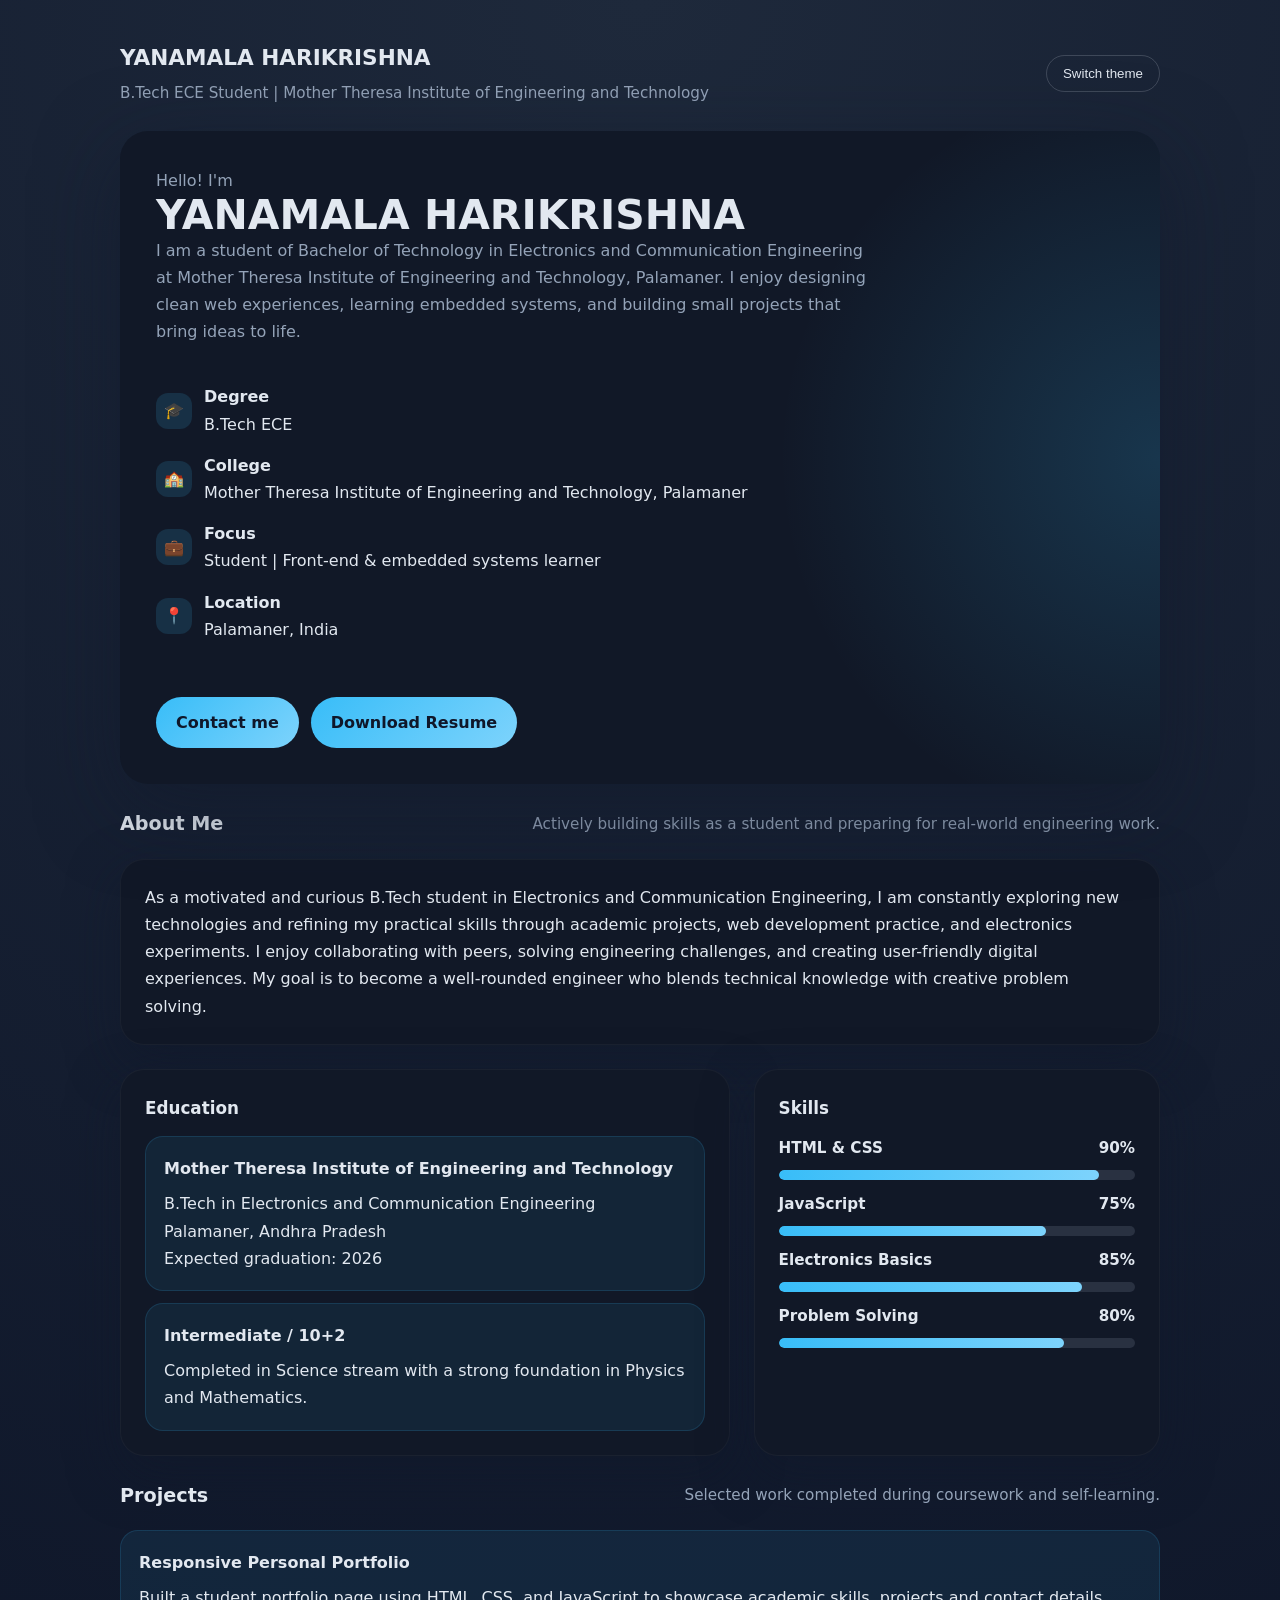
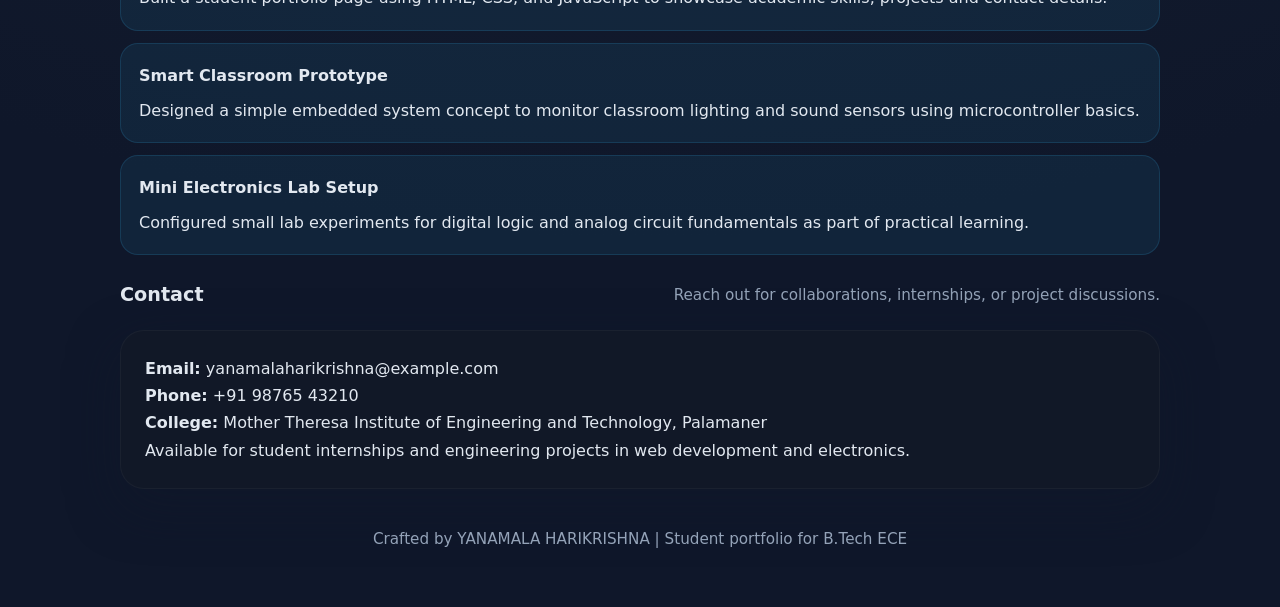
<file: index.html>
<!DOCTYPE html>
<html lang="en">
<head>
    <meta charset="UTF-8">
    <meta name="viewport" content="width=device-width, initial-scale=1.0">
    <title>YANAMALA HARIKRISHNA | Portfolio</title>
    <style>
        :root {
            --bg: #0f172a;
            --card: #111827;
            --text: #e2e8f0;
            --muted: #94a3b8;
            --accent: #38bdf8;
            --accent-strong: #7dd3fc;
            --shadow: rgba(15, 23, 42, 0.5);
        }

        * {
            box-sizing: border-box;
            margin: 0;
            padding: 0;
        }

        body {
            font-family: Inter, system-ui, sans-serif;
            background: radial-gradient(circle at top, #1e293b 0%, #0f172a 80%);
            color: var(--text);
            line-height: 1.7;
        }

        body.light {
            --bg: #f8fafc;
            --card: #ffffff;
            --text: #0f172a;
            --muted: #64748b;
            --accent: #0284c7;
            --accent-strong: #38bdf8;
            --shadow: rgba(15, 23, 42, 0.08);
            background: #f8fafc;
        }

        body.light .hero::after {
            background: linear-gradient(135deg, rgba(56, 189, 248, 0.12), transparent);
        }

        .page {
            min-height: 100vh;
            padding: 24px;
            display: grid;
            gap: 24px;
            max-width: 1120px;
            margin: 0 auto;
        }

        header {
            display: flex;
            align-items: center;
            justify-content: space-between;
            gap: 12px;
        }

        .brand {
            display: flex;
            flex-direction: column;
            gap: 4px;
        }

        .brand .name {
            font-size: 1.35rem;
            font-weight: 700;
        }

        .brand .title {
            color: var(--muted);
            font-size: 0.95rem;
        }

        .theme-toggle {
            background: transparent;
            border: 1px solid rgba(226, 232, 240, 0.18);
            color: var(--text);
            padding: 10px 16px;
            border-radius: 999px;
            cursor: pointer;
            transition: transform 0.2s ease, border-color 0.2s ease;
        }

        .theme-toggle:hover {
            transform: translateY(-1px);
            border-color: var(--accent);
        }

        .hero {
            position: relative;
            overflow: hidden;
            padding: 36px;
            border-radius: 28px;
            background: var(--card);
            box-shadow: 0 24px 80px var(--shadow);
        }

        .hero::after {
            content: "";
            position: absolute;
            inset: 0;
            pointer-events: none;
            background: radial-gradient(circle at right, rgba(56, 189, 248, 0.18), transparent 35%);
        }

        .hero-content {
            position: relative;
            display: grid;
            gap: 18px;
            max-width: 720px;
        }

        .hero h1 {
            font-size: clamp(2rem, 3.2vw, 3.4rem);
            line-height: 1.05;
        }

        .hero p {
            color: var(--muted);
            font-size: 1rem;
        }

        .hero .details {
            display: grid;
            gap: 14px;
            padding: 20px 0;
        }

        .detail-item {
            display: flex;
            align-items: center;
            gap: 12px;
            color: var(--text);
        }

        .detail-item span {
            display: inline-flex;
            align-items: center;
            justify-content: center;
            width: 36px;
            height: 36px;
            border-radius: 12px;
            background: rgba(56, 189, 248, 0.14);
            color: var(--accent-strong);
            font-weight: 700;
        }

        section {
            display: grid;
            gap: 18px;
        }

        .section-title {
            display: flex;
            align-items: center;
            justify-content: space-between;
            gap: 16px;
        }

        .section-title h2 {
            font-size: 1.2rem;
        }

        .section-title p {
            color: var(--muted);
            font-size: 0.95rem;
        }

        .card-grid {
            display: grid;
            gap: 18px;
        }

        .card {
            background: var(--card);
            border-radius: 24px;
            padding: 24px;
            box-shadow: 0 18px 50px var(--shadow);
            border: 1px solid rgba(255,255,255,0.04);
        }

        .card h3 {
            margin-bottom: 14px;
            font-size: 1.05rem;
        }

        .skill-list,
        .project-list,
        .info-list {
            display: grid;
            gap: 12px;
        }

        .skill-item {
            display: grid;
            gap: 8px;
        }

        .skill-item strong {
            display: flex;
            justify-content: space-between;
            font-size: 0.95rem;
        }

        .skill-bar {
            width: 100%;
            height: 10px;
            border-radius: 999px;
            background: rgba(148, 163, 184, 0.18);
            overflow: hidden;
        }

        .skill-fill {
            height: 100%;
            width: 0;
            border-radius: 999px;
            background: linear-gradient(90deg, var(--accent), var(--accent-strong));
            transition: width 0.8s ease;
        }

        .project-card,
        .info-card {
            border-radius: 18px;
            padding: 18px;
            background: rgba(56, 189, 248, 0.08);
            border: 1px solid rgba(56, 189, 248, 0.15);
        }

        .project-card h4,
        .info-card h4 {
            margin-bottom: 8px;
        }

        .btn-primary {
            display: inline-flex;
            align-items: center;
            justify-content: center;
            gap: 10px;
            margin-top: 16px;
            padding: 12px 20px;
            border-radius: 999px;
            background: linear-gradient(135deg, var(--accent), var(--accent-strong));
            color: #0f172a;
            font-weight: 700;
            text-decoration: none;
            transition: transform 0.2s ease;
        }

        .btn-primary:hover {
            transform: translateY(-1px);
        }

        footer {
            text-align: center;
            color: var(--muted);
            font-size: 0.95rem;
            padding: 14px 0;
        }

        @media (min-width: 900px) {
            .page {
                padding: 40px;
            }

            .hero,
            .card-grid {
                gap: 24px;
            }

            .card-grid {
                grid-template-columns: 1.2fr 0.8fr;
            }
        }

        @media (max-width: 640px) {
            .hero {
                padding: 28px 20px;
            }

            .section-title {
                flex-direction: column;
                align-items: flex-start;
            }
        }
    </style>
</head>
<body>
    <div class="page">
        <header>
            <div class="brand">
                <div class="name">YANAMALA HARIKRISHNA</div>
                <div class="title">B.Tech ECE Student | Mother Theresa Institute of Engineering and Technology</div>
            </div>
            <button class="theme-toggle" id="themeToggle" aria-label="Toggle light and dark theme">Switch theme</button>
        </header>

        <section class="hero">
            <div class="hero-content">
                <div>
                    <p>Hello! I'm</p>
                    <h1>YANAMALA HARIKRISHNA</h1>
                    <p>I am a student of Bachelor of Technology in Electronics and Communication Engineering at Mother Theresa Institute of Engineering and Technology, Palamaner. I enjoy designing clean web experiences, learning embedded systems, and building small projects that bring ideas to life.</p>
                </div>
                <div class="details">
                    <div class="detail-item"><span>🎓</span><div><strong>Degree</strong><div>B.Tech ECE</div></div></div>
                    <div class="detail-item"><span>🏫</span><div><strong>College</strong><div>Mother Theresa Institute of Engineering and Technology, Palamaner</div></div></div>
                    <div class="detail-item"><span>💼</span><div><strong>Focus</strong><div>Student | Front-end & embedded systems learner</div></div></div>
                    <div class="detail-item"><span>📍</span><div><strong>Location</strong><div>Palamaner, India</div></div></div>
                </div>
                <div style="display: flex; flex-wrap: wrap; gap: 12px; align-items: center;">
                    <a href="#contact" class="btn-primary">Contact me</a>
                    <a href="resume.html" download="YANAMALA_HARIKRISHNA_Resume.html" class="btn-primary">Download Resume</a>
                </div>
            </div>
        </section>

        <section>
            <div class="section-title">
                <h2>About Me</h2>
                <p>Actively building skills as a student and preparing for real-world engineering work.</p>
            </div>
            <div class="card">
                <p>As a motivated and curious B.Tech student in Electronics and Communication Engineering, I am constantly exploring new technologies and refining my practical skills through academic projects, web development practice, and electronics experiments. I enjoy collaborating with peers, solving engineering challenges, and creating user-friendly digital experiences. My goal is to become a well-rounded engineer who blends technical knowledge with creative problem solving.</p>
            </div>
        </section>

        <section class="card-grid">
            <div class="card">
                <h3>Education</h3>
                <div class="info-list">
                    <div class="info-card">
                        <h4>Mother Theresa Institute of Engineering and Technology</h4>
                        <p>B.Tech in Electronics and Communication Engineering</p>
                        <p>Palamaner, Andhra Pradesh</p>
                        <p>Expected graduation: 2026</p>
                    </div>
                    <div class="info-card">
                        <h4>Intermediate / 10+2</h4>
                        <p>Completed in Science stream with a strong foundation in Physics and Mathematics.</p>
                    </div>
                </div>
            </div>

            <div class="card">
                <h3>Skills</h3>
                <div class="skill-list">
                    <div class="skill-item">
                        <strong>HTML & CSS <span>90%</span></strong>
                        <div class="skill-bar"><div class="skill-fill" data-fill="90"></div></div>
                    </div>
                    <div class="skill-item">
                        <strong>JavaScript <span>75%</span></strong>
                        <div class="skill-bar"><div class="skill-fill" data-fill="75"></div></div>
                    </div>
                    <div class="skill-item">
                        <strong>Electronics Basics <span>85%</span></strong>
                        <div class="skill-bar"><div class="skill-fill" data-fill="85"></div></div>
                    </div>
                    <div class="skill-item">
                        <strong>Problem Solving <span>80%</span></strong>
                        <div class="skill-bar"><div class="skill-fill" data-fill="80"></div></div>
                    </div>
                </div>
            </div>
        </section>

        <section>
            <div class="section-title">
                <h2>Projects</h2>
                <p>Selected work completed during coursework and self-learning.</p>
            </div>
            <div class="project-list">
                <div class="project-card">
                    <h4>Responsive Personal Portfolio</h4>
                    <p>Built a student portfolio page using HTML, CSS, and JavaScript to showcase academic skills, projects and contact details.</p>
                </div>
                <div class="project-card">
                    <h4>Smart Classroom Prototype</h4>
                    <p>Designed a simple embedded system concept to monitor classroom lighting and sound sensors using microcontroller basics.</p>
                </div>
                <div class="project-card">
                    <h4>Mini Electronics Lab Setup</h4>
                    <p>Configured small lab experiments for digital logic and analog circuit fundamentals as part of practical learning.</p>
                </div>
            </div>
        </section>

        <section id="contact">
            <div class="section-title">
                <h2>Contact</h2>
                <p>Reach out for collaborations, internships, or project discussions.</p>
            </div>
            <div class="card">
                <p><strong>Email:</strong> yanamalaharikrishna@example.com</p>
                <p><strong>Phone:</strong> +91 98765 43210</p>
                <p><strong>College:</strong> Mother Theresa Institute of Engineering and Technology, Palamaner</p>
                <p>Available for student internships and engineering projects in web development and electronics.</p>
            </div>
        </section>

        <footer>
            Crafted by YANAMALA HARIKRISHNA | Student portfolio for B.Tech ECE
        </footer>
    </div>

    <script>
        const themeToggle = document.getElementById('themeToggle');
        const body = document.body;

        themeToggle.addEventListener('click', () => {
            body.classList.toggle('light');
            themeToggle.textContent = body.classList.contains('light') ? 'Dark theme' : 'Light theme';
        });

        window.addEventListener('load', () => {
            document.querySelectorAll('.skill-fill').forEach((bar) => {
                const value = bar.getAttribute('data-fill');
                bar.style.width = value + '%';
            });
        });
    </script>
</body>
</html>
</file>
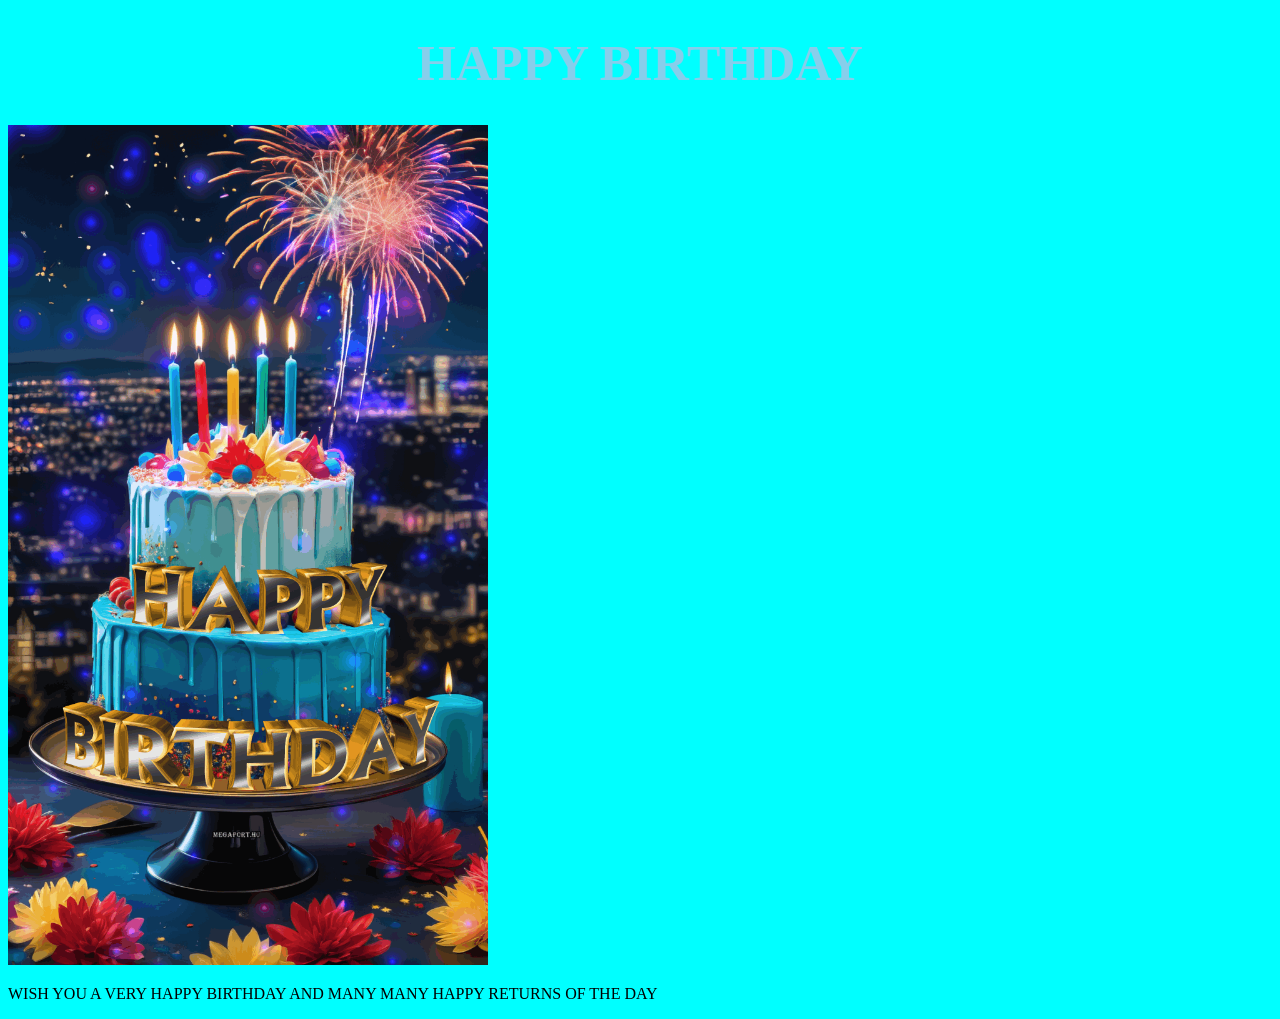
<file: manipulation.html>
<!DOCTYPE html>
<html lang="en">
<head>
    <meta charset="UTF-8">
    <meta name="viewport" content="width=device-width, initial-scale=1.0">
    <title>Document</title>
    <link rel="stylesheet" href="manipulation.css">
</head>
 <h1>HAPPY BIRTHDAY</h1>
<body>

<div>
    <img src="img.gif" alt="birthday image">
        </div>
        <div>
            <p>
                WISH YOU A VERY HAPPY BIRTHDAY AND MANY MANY HAPPY RETURNS OF THE DAY 
            </p>
        </div>
</body>
</html>
</file>
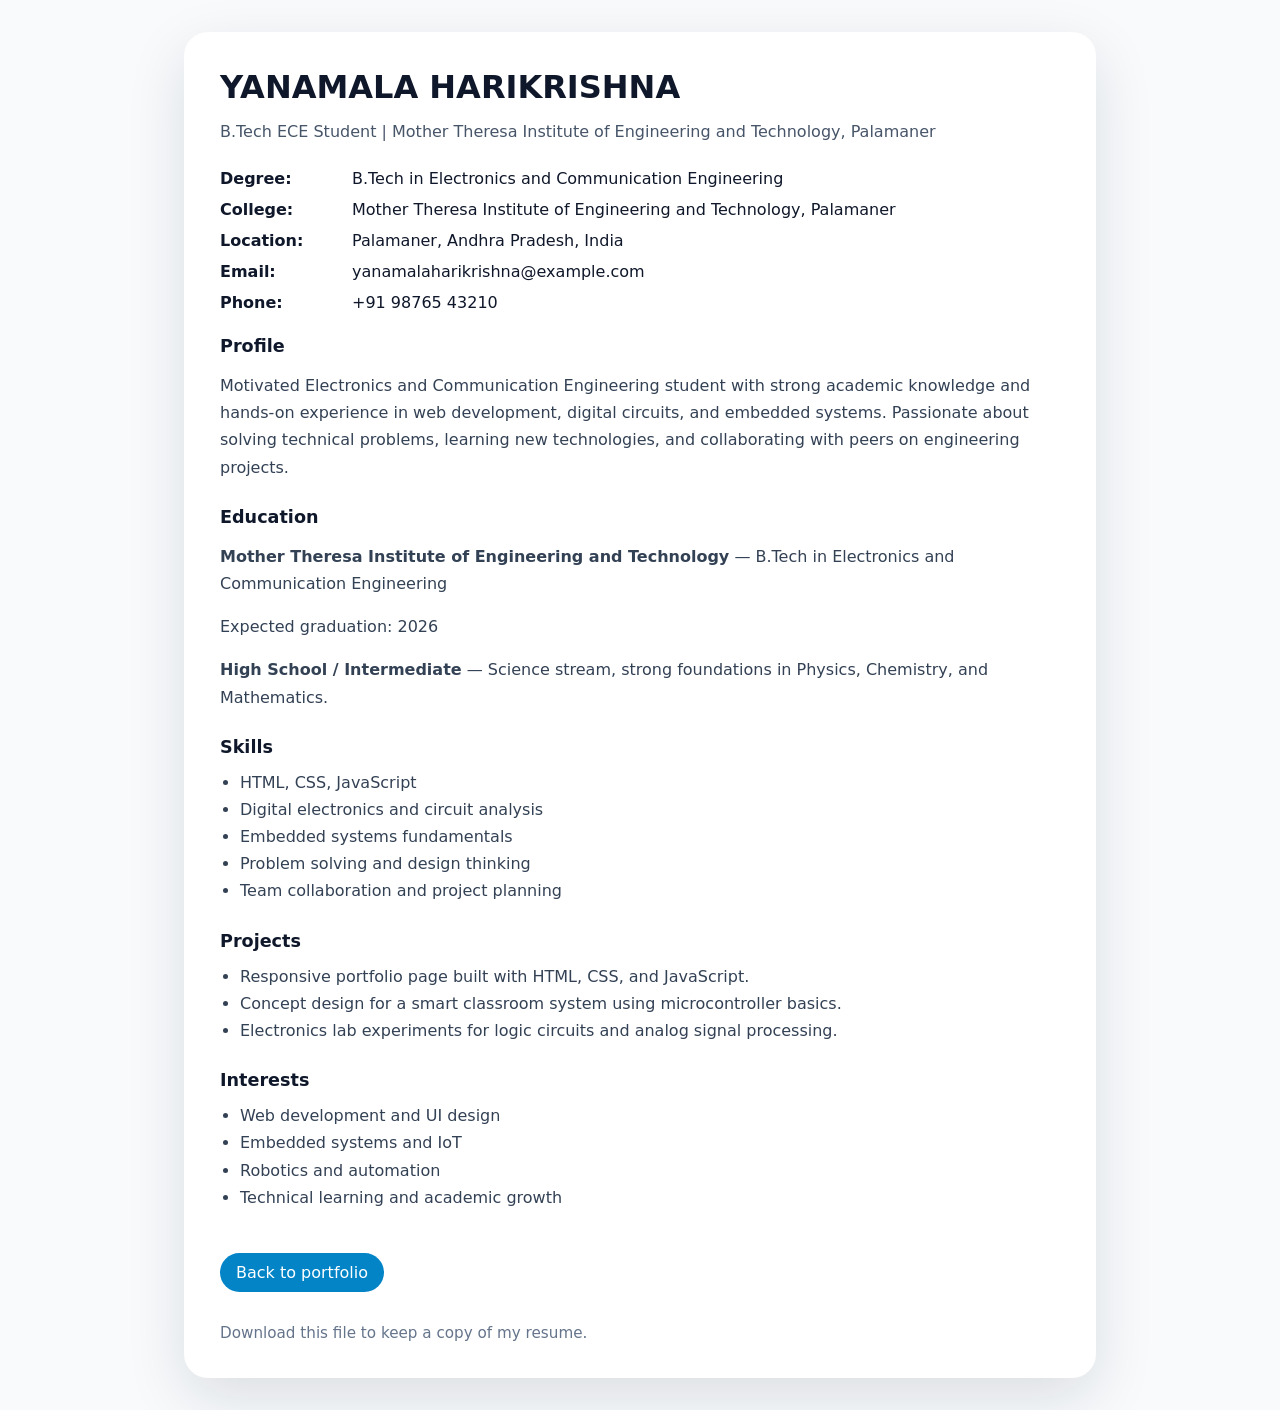
<file: resume.html>
<!DOCTYPE html>
<html lang="en">
<head>
    <meta charset="UTF-8">
    <meta name="viewport" content="width=device-width, initial-scale=1.0">
    <title>Resume | YANAMALA HARIKRISHNA</title>
    <style>
        body {
            font-family: Inter, system-ui, sans-serif;
            background: #f8fafc;
            color: #0f172a;
            margin: 0;
            padding: 32px;
        }

        .container {
            max-width: 840px;
            margin: 0 auto;
            background: #ffffff;
            border-radius: 24px;
            box-shadow: 0 20px 60px rgba(15, 23, 42, 0.12);
            padding: 36px;
        }

        h1, h2, h3 {
            margin: 0 0 16px;
        }

        h1 {
            font-size: 2rem;
        }

        .subtitle {
            color: #475569;
            margin-bottom: 28px;
        }

        .section {
            margin-bottom: 26px;
        }

        .section h2 {
            font-size: 1.1rem;
            margin-bottom: 12px;
            color: #0f172a;
        }

        .section p,
        .section li {
            color: #334155;
            line-height: 1.7;
        }

        .details {
            display: grid;
            gap: 12px;
            margin-bottom: 24px;
        }

        .details div {
            display: flex;
            gap: 12px;
            align-items: baseline;
        }

        .details strong {
            width: 120px;
            color: #0f172a;
        }

        ul {
            list-style: disc;
            margin: 0;
            padding-left: 20px;
        }

        .footer {
            margin-top: 32px;
            color: #64748b;
            font-size: 0.95rem;
        }

        .back-link {
            display: inline-block;
            margin-top: 16px;
            padding: 10px 16px;
            background: #0284c7;
            color: white;
            border-radius: 999px;
            text-decoration: none;
        }
    </style>
</head>
<body>
    <div class="container">
        <h1>YANAMALA HARIKRISHNA</h1>
        <p class="subtitle">B.Tech ECE Student | Mother Theresa Institute of Engineering and Technology, Palamaner</p>

        <div class="details">
            <div><strong>Degree:</strong><span>B.Tech in Electronics and Communication Engineering</span></div>
            <div><strong>College:</strong><span>Mother Theresa Institute of Engineering and Technology, Palamaner</span></div>
            <div><strong>Location:</strong><span>Palamaner, Andhra Pradesh, India</span></div>
            <div><strong>Email:</strong><span>yanamalaharikrishna@example.com</span></div>
            <div><strong>Phone:</strong><span>+91 98765 43210</span></div>
        </div>

        <div class="section">
            <h2>Profile</h2>
            <p>Motivated Electronics and Communication Engineering student with strong academic knowledge and hands-on experience in web development, digital circuits, and embedded systems. Passionate about solving technical problems, learning new technologies, and collaborating with peers on engineering projects.</p>
        </div>

        <div class="section">
            <h2>Education</h2>
            <p><strong>Mother Theresa Institute of Engineering and Technology</strong> — B.Tech in Electronics and Communication Engineering</p>
            <p>Expected graduation: 2026</p>
            <p><strong>High School / Intermediate</strong> — Science stream, strong foundations in Physics, Chemistry, and Mathematics.</p>
        </div>

        <div class="section">
            <h2>Skills</h2>
            <ul>
                <li>HTML, CSS, JavaScript</li>
                <li>Digital electronics and circuit analysis</li>
                <li>Embedded systems fundamentals</li>
                <li>Problem solving and design thinking</li>
                <li>Team collaboration and project planning</li>
            </ul>
        </div>

        <div class="section">
            <h2>Projects</h2>
            <ul>
                <li>Responsive portfolio page built with HTML, CSS, and JavaScript.</li>
                <li>Concept design for a smart classroom system using microcontroller basics.</li>
                <li>Electronics lab experiments for logic circuits and analog signal processing.</li>
            </ul>
        </div>

        <div class="section">
            <h2>Interests</h2>
            <ul>
                <li>Web development and UI design</li>
                <li>Embedded systems and IoT</li>
                <li>Robotics and automation</li>
                <li>Technical learning and academic growth</li>
            </ul>
        </div>

        <a href="index.html" class="back-link">Back to portfolio</a>

        <div class="footer">Download this file to keep a copy of my resume.</div>
    </div>
</body>
</html>
</file>
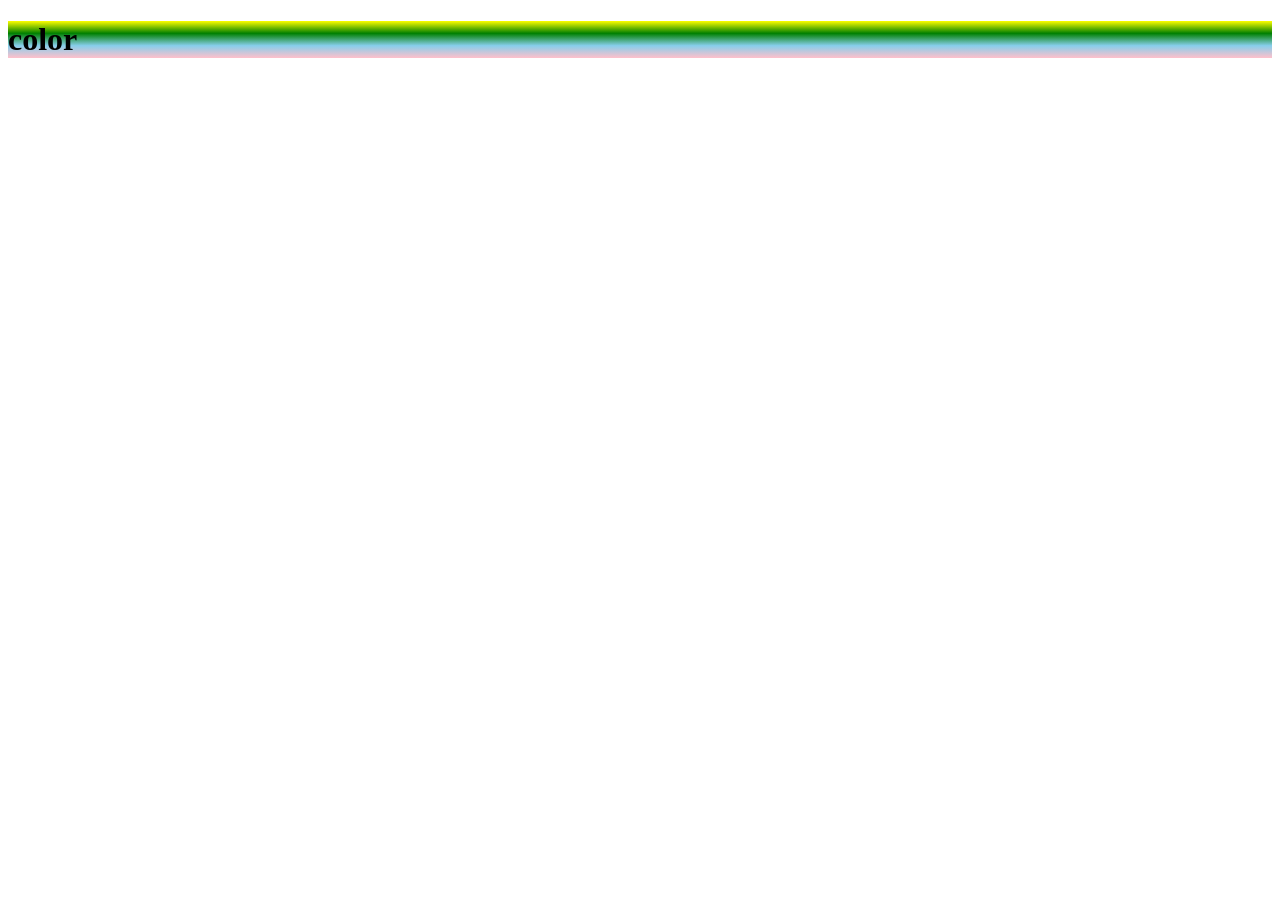
<file: hari.html/blank1.html>
<!DOCTYPE html>
<html lang="en">
<head>
    <meta charset="UTF-8">
    <meta name="viewport" content="width=device-width, initial-scale=1.0">
    <title>Document</title>
   <link rel="stylesheet" href="gradient1.css">
</head>
<body>
 <h1>color</h1>  
</body> 
</html>
</file>
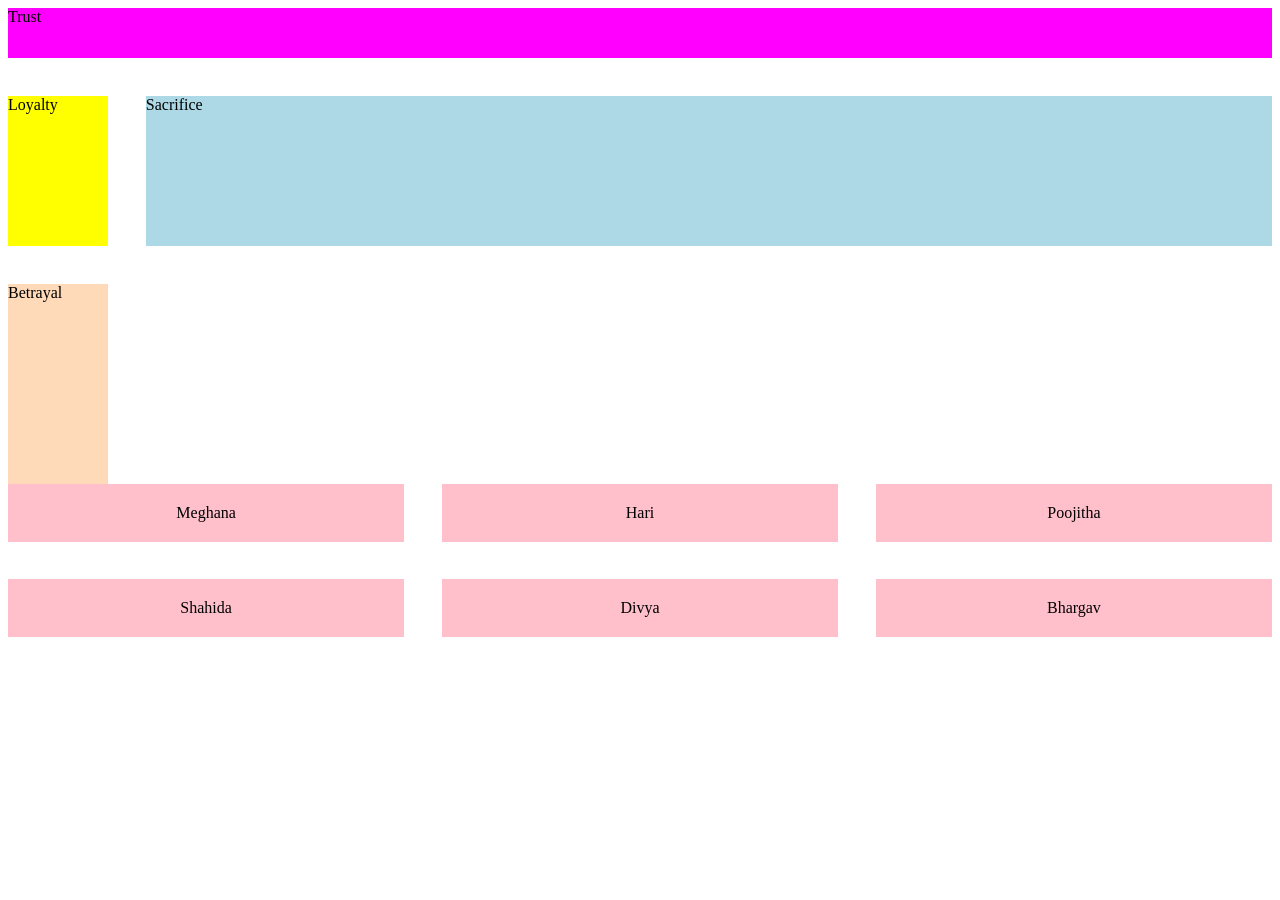
<file: hari.html/grid.html>
<!DOCTYPE html>
<html lang="en">
<head>
    <meta charset="UTF-8">
    <meta name="viewport" content="width=, initial-scale=1.0">
    <title>Document</title>
    <link rel="stylesheet" href="grid.css">
</head>
<body>
    <div class="Friends">
        <header>Trust</header>
        <aside>Loyalty</aside>
        <main>Sacrifice</main>
        <footer>Betrayal</footer>
    </div>
    <div class="grid">
        <div class="d1">Meghana</div>
        <div class="d1">Hari</div>
        <div class="d1">Poojitha</div>
        <div class="d1">Shahida</div>
        <div class="d1">Divya</div>
        <div class="d1">Bhargav</div>
    </div>
</body>
</html>
</file>
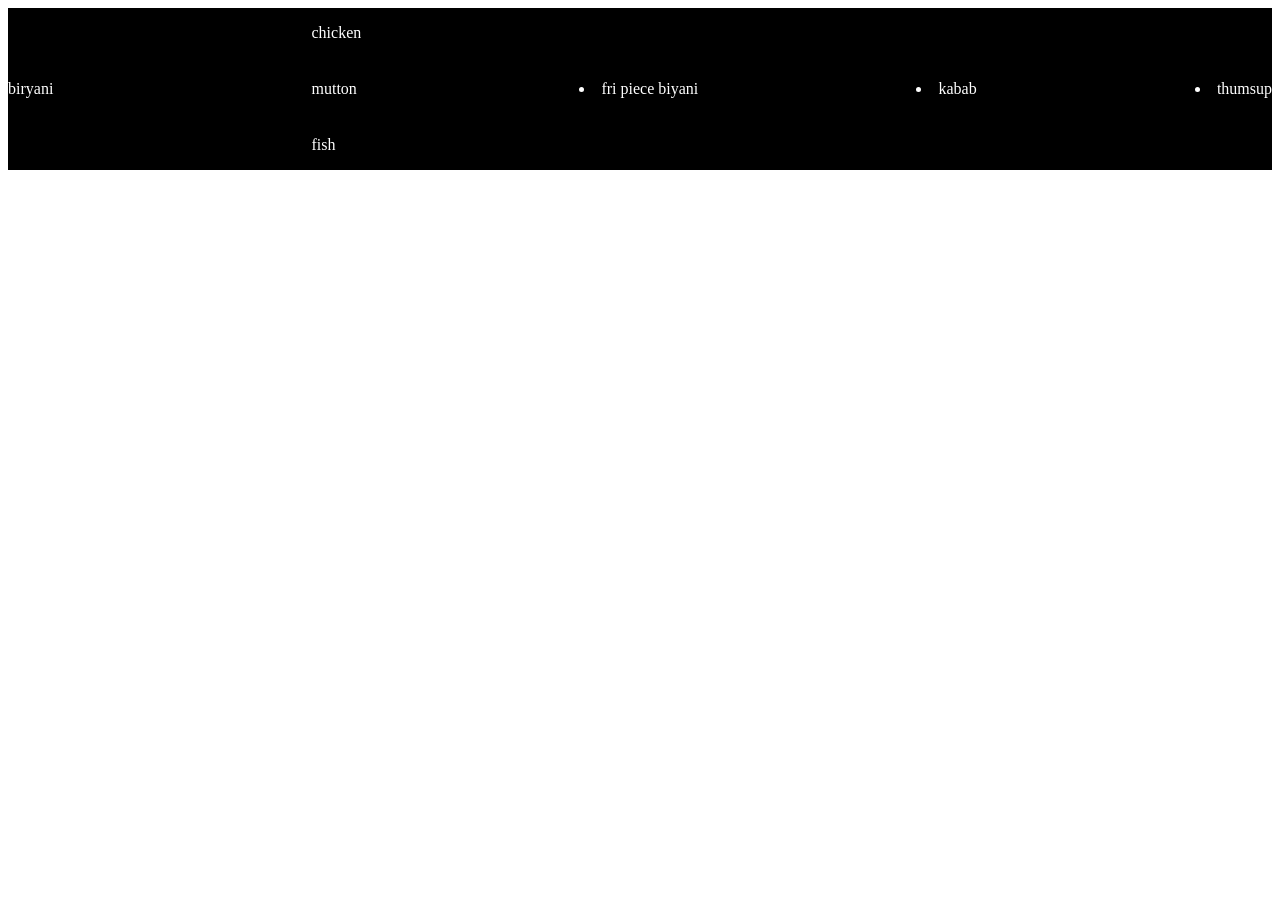
<file: hari.html/navigation_bar.html>
<!DOCTYPE html>
<html lang="en">
<head>
    <meta charset="UTF-8">
    <meta name="viewport" content="width=device-width, initial-scale=1.0">
    <title>Document</title>
    <link rel="stylesheet" href="flex.css">
</head>
<body>
    <nav>
        <div class="chicken">
              biryani
         </div>
         <ul class="meat">
            <li>chicken</li>
            <li>mutton</li>
            <li>fish</li>
         </ul>
         </ul>
             <li>fri piece biyani</li>
                <li>kabab</li>
                <li>thumsup</li>
        </ul>

    </nav>

    
</body>
</html>
</file>
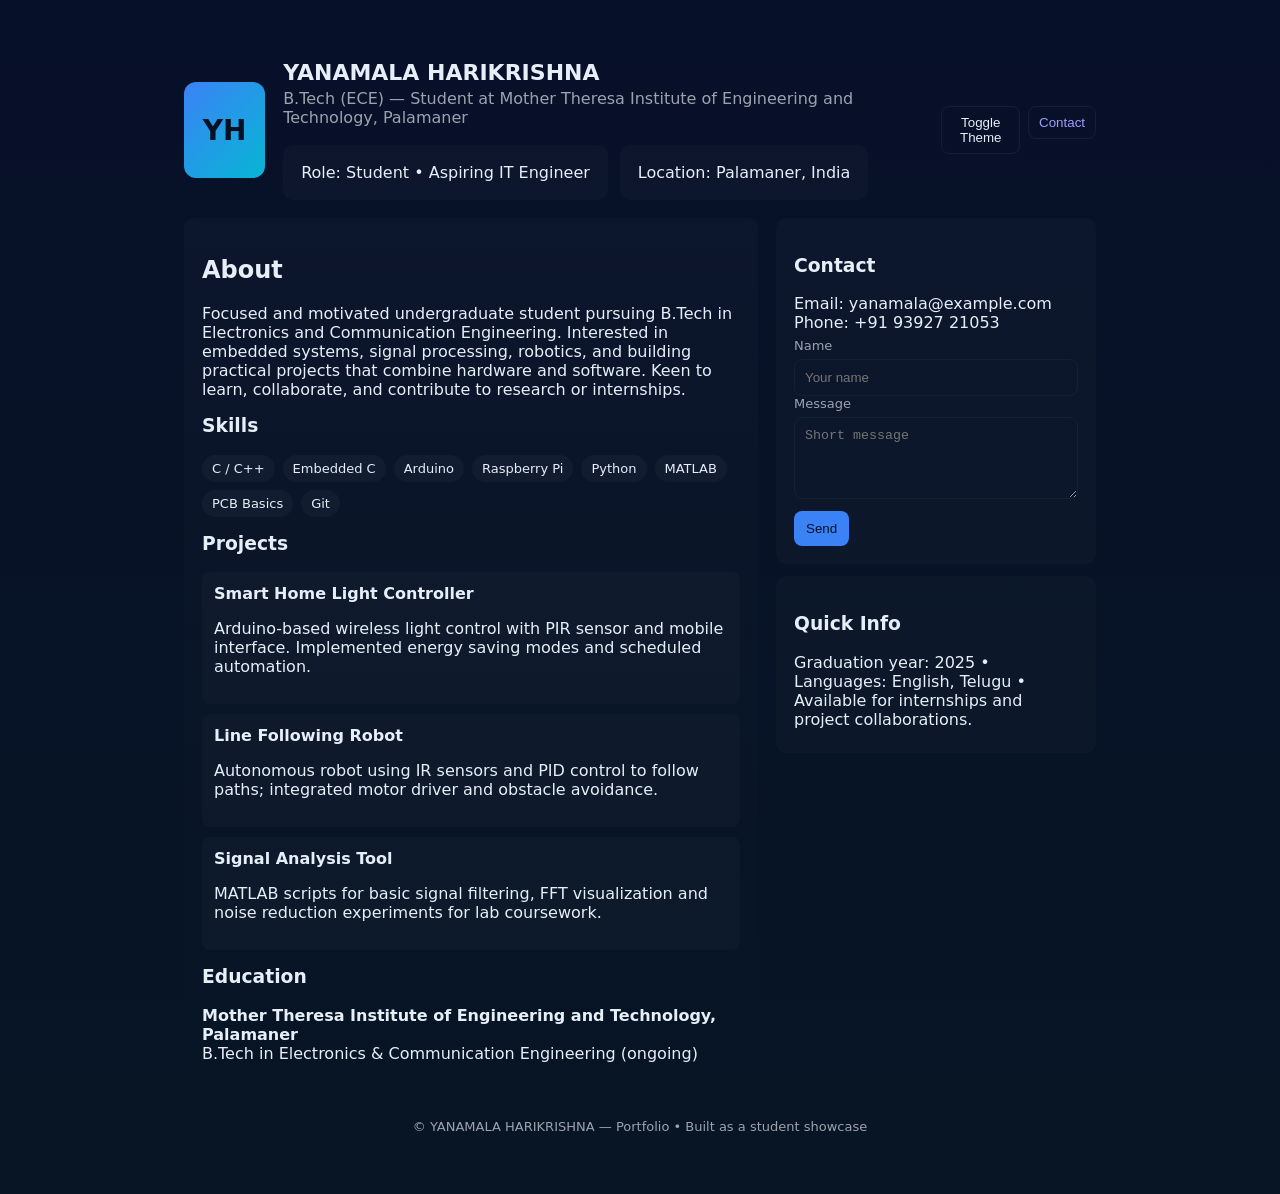
<file: hari.html/resume.html>
<!DOCTYPE html>
<html lang="en">
<head>
	<meta charset="utf-8">
	<meta name="viewport" content="width=device-width, initial-scale=1">
	<title>YANAMALA HARIKRISHNA - Portfolio</title>
	<style>
		:root{--bg:#0f1724;--card:#0b1220;--accent:#3b82f6;--muted:#9ca3af;color-scheme:dark}
		*{box-sizing:border-box}body{margin:0;font-family:Inter,system-ui,Segoe UI,Roboto,Arial;background:linear-gradient(180deg,#071029 0%,#071524 100%);color:#e6eef8}
		.container{max-width:960px;margin:36px auto;padding:24px}
		header.top{display:flex;align-items:center;justify-content:space-between;gap:16px}
		.profile{display:flex;gap:18px;align-items:center}
		.avatar{width:96px;height:96px;border-radius:12px;background:linear-gradient(135deg,var(--accent),#06b6d4);display:flex;align-items:center;justify-content:center;font-weight:700;font-size:28px;color:#021124}
		h1{margin:0;font-size:22px}
		p.lead{margin:4px 0 0;color:var(--muted)}
		.meta{margin-top:18px;display:flex;gap:12px;flex-wrap:wrap}
		.card{background:rgba(255,255,255,0.02);padding:18px;border-radius:10px}
		nav.controls{display:flex;gap:8px}
		button{background:transparent;border:1px solid rgba(255,255,255,0.06);color:inherit;padding:8px 10px;border-radius:8px;cursor:pointer}
		main{display:grid;grid-template-columns:1fr 320px;gap:18px;margin-top:18px}
		section{background:linear-gradient(180deg,rgba(255,255,255,0.02),transparent);padding:18px;border-radius:10px}
		.skills{display:flex;gap:8px;flex-wrap:wrap}
		.skill{background:rgba(255,255,255,0.03);padding:6px 10px;border-radius:999px;font-size:13px}
		.projects{display:flex;flex-direction:column;gap:10px}
		.project{padding:12px;border-radius:8px;background:rgba(255,255,255,0.02)}
		footer{margin-top:22px;text-align:center;color:var(--muted);font-size:13px}
		label{display:block;font-size:13px;margin-bottom:6px;color:var(--muted)}
		input,textarea{width:100%;padding:10px;border-radius:8px;border:1px solid rgba(255,255,255,0.04);background:transparent;color:inherit}
		.contact-btn{display:inline-block;margin-top:8px;background:var(--accent);border:none;color:#021124;padding:10px 12px;border-radius:8px;cursor:pointer}
		@media(max-width:820px){main{grid-template-columns:1fr} .avatar{width:76px;height:76px}}
	</style>
</head>
<body>
	<div class="container">
		<header class="top">
			<div class="profile">
				<div class="avatar">YH</div>
				<div>
					<h1>YANAMALA HARIKRISHNA</h1>
					<p class="lead">B.Tech (ECE) — Student at Mother Theresa Institute of Engineering and Technology, Palamaner</p>
					<div class="meta">
						<span class="card">Role: Student • Aspiring IT Engineer</span>
						<span class="card">Location: Palamaner, India</span>
					</div>
				</div>
			</div>
			<nav class="controls">
				<button id="themeBtn">Toggle Theme</button>
				<a href="#contact"><button>Contact</button></a>
			</nav>
		</header>

		<main>
			<section>
				<h2>About</h2>
				<p>Focused and motivated undergraduate student pursuing B.Tech in Electronics and Communication Engineering. Interested in embedded systems, signal processing, robotics, and building practical projects that combine hardware and software. Keen to learn, collaborate, and contribute to research or internships.</p>

				<h3 style="margin-top:16px">Skills</h3>
				<div class="skills">
					<span class="skill">C / C++</span>
					<span class="skill">Embedded C</span>
					<span class="skill">Arduino</span>
					<span class="skill">Raspberry Pi</span>
					<span class="skill">Python</span>
					<span class="skill">MATLAB</span>
					<span class="skill">PCB Basics</span>
					<span class="skill">Git</span>
				</div>

				<h3 style="margin-top:16px">Projects</h3>
				<div class="projects">
					<div class="project">
						<strong>Smart Home Light Controller</strong>
						<p class="muted">Arduino-based wireless light control with PIR sensor and mobile interface. Implemented energy saving modes and scheduled automation.</p>
					</div>
					<div class="project">
						<strong>Line Following Robot</strong>
						<p class="muted">Autonomous robot using IR sensors and PID control to follow paths; integrated motor driver and obstacle avoidance.</p>
					</div>
					<div class="project">
						<strong>Signal Analysis Tool</strong>
						<p class="muted">MATLAB scripts for basic signal filtering, FFT visualization and noise reduction experiments for lab coursework.</p>
					</div>
				</div>

				<h3 style="margin-top:16px">Education</h3>
				<p><strong>Mother Theresa Institute of Engineering and Technology, Palamaner</strong><br> B.Tech in Electronics & Communication Engineering (ongoing)</p>

			</section>

			<aside>
				<section class="card">
					<h3>Contact</h3>
					<p style="margin:6px 0">Email: yanamala@example.com<br>Phone: +91 93927 21053</p>
					<form id="contact" onsubmit="return submitForm(event)">
						<label for="name">Name</label>
						<input id="name" required placeholder="Your name">
						<label for="message">Message</label>
						<textarea id="message" rows="4" required placeholder="Short message"></textarea>
						<button class="contact-btn" type="submit">Send</button>
					</form>
				</section>

				<section class="card" style="margin-top:12px">
					<h3>Quick Info</h3>
					<p style="margin:6px 0">Graduation year: 2025 • Languages: English, Telugu • Available for internships and project collaborations.</p>
				</section>
			</aside>
		</main>

		<footer>
			© YANAMALA HARIKRISHNA — Portfolio • Built as a student showcase
		</footer>
	</div>

	<script>
		const themeBtn = document.getElementById('themeBtn');
		themeBtn.addEventListener('click', ()=>{
			document.documentElement.style.filter = document.documentElement.style.filter? '': '';
			alert('Toggle theme not implemented in this simple demo.');
		});

		function submitForm(e){
			e.preventDefault();
			const name = document.getElementById('name').value.trim();
			const msg = document.getElementById('message').value.trim();
			if(!name||!msg){alert('Please fill form');return false}
			alert('Thanks '+name+'. Message sent (demo).');
			e.target.reset();
			return false;
		}
	</script>
</body>
</html>
</file>
<file: manipulation.css>
img{
    width: 480px;

}
body{
    background-color:aqua;
   
}
#content{
    display: flex;
    gap: 1cm;
}
h1{
    text-align: center;
    color: skyblue;
    font-size: 50px;}
</file>
<file: hari.html/gradient1.css>
h1{
    background: linear-gradient(to top, pink, skyblue, green, yellow);
}
</file>
<file: hari.html/grid.css>
.Friends{
    display: grid;
    grid-template-columns: 100px 1fr;
    grid-template-rows: 50px 150px 200px;
    gap: 1cm;
}
header{
    grid-column: 1/3;
    background: Magenta; 
}
footer{
    grid-coloumn: 1/3;
    background: peachpuff;
}
main{
    background: lightblue;
}
aside{
    background: yellow;
}
.grid{
    display: grid;
    grid-template-columns: repeat(3, 1fr);
    gap: 1cm;
}
.d1{
    background-color: pink;
    text-align: center;
    padding: 20px;
}
</file>
<file: hari.html/flex.css>
nav{
    display: flex;
    justify-content: space-between;
    align-items: center;
    background-color: black;
    color: white;
}
.meat{
    flex-direction: column;
    list-style: none;
}
ul
{
    display: flex;
    gap: 1cm;
    list-style: square;
}
</file>
